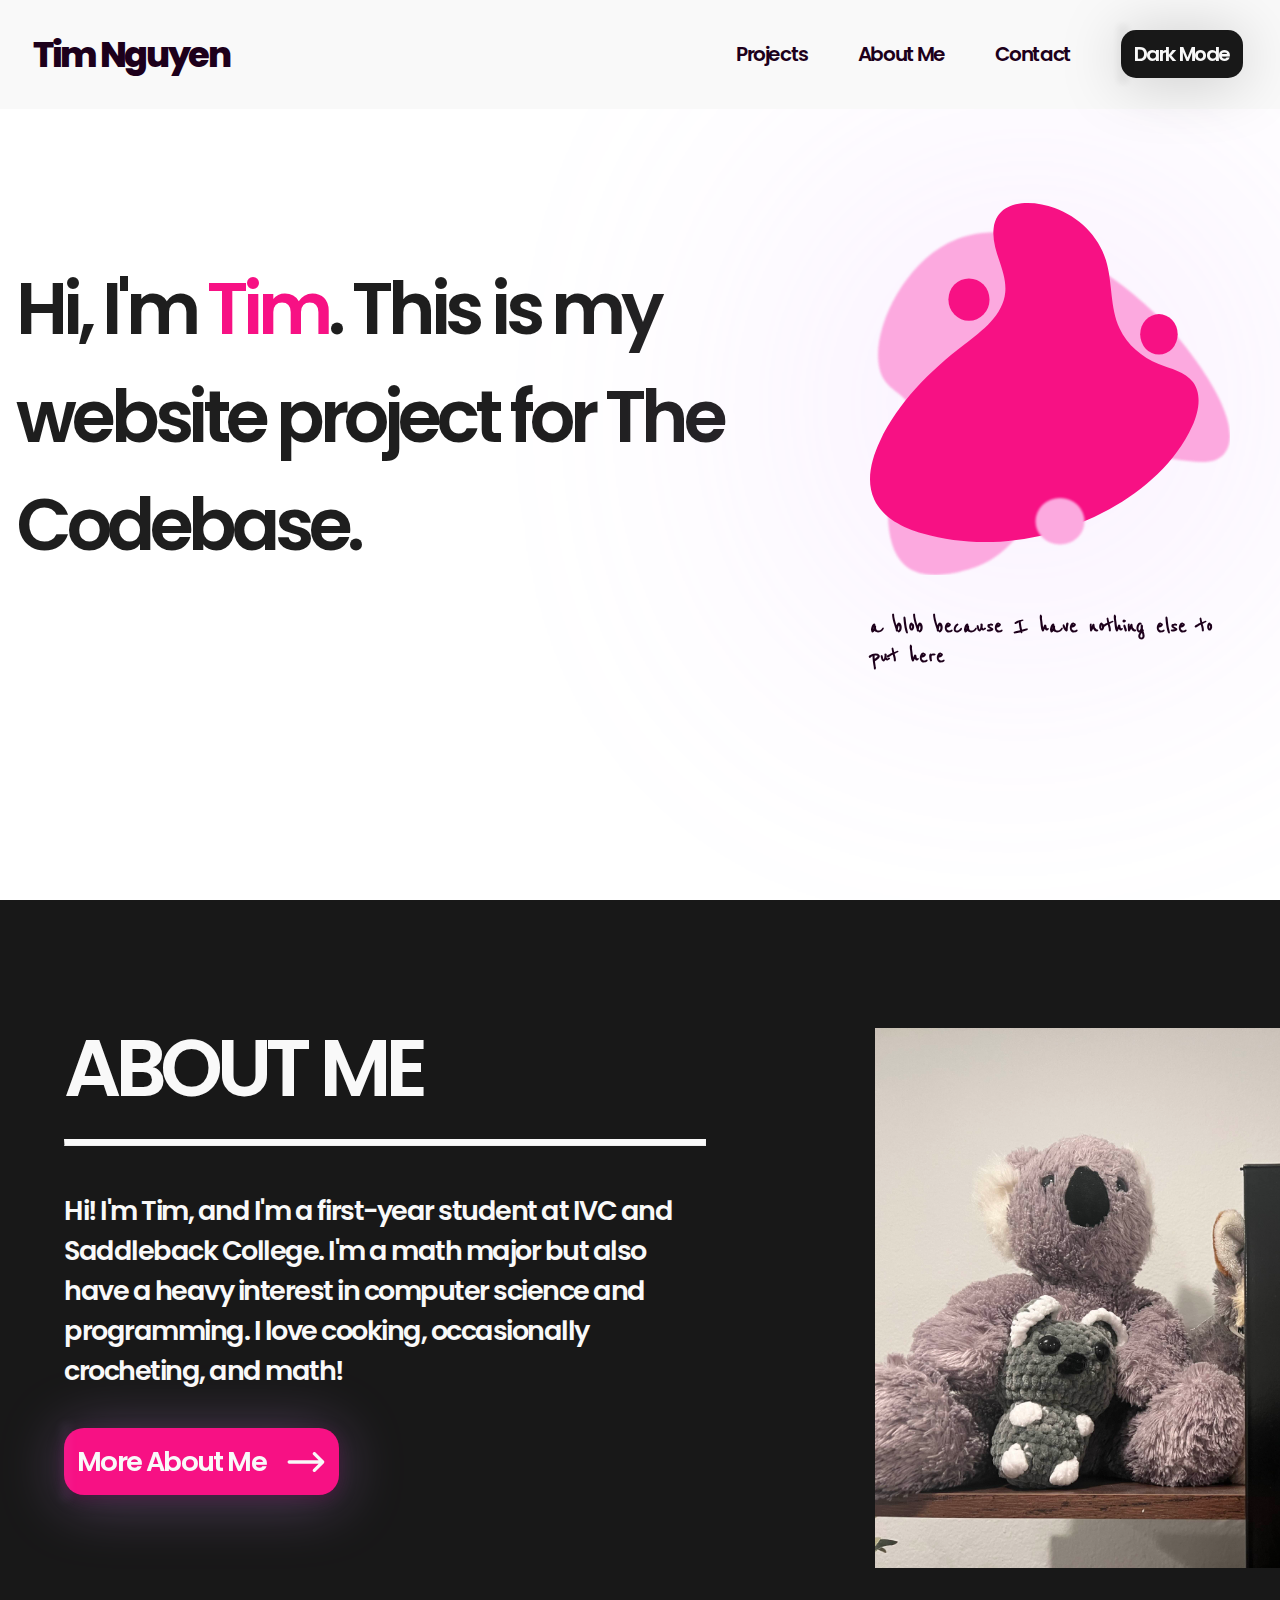
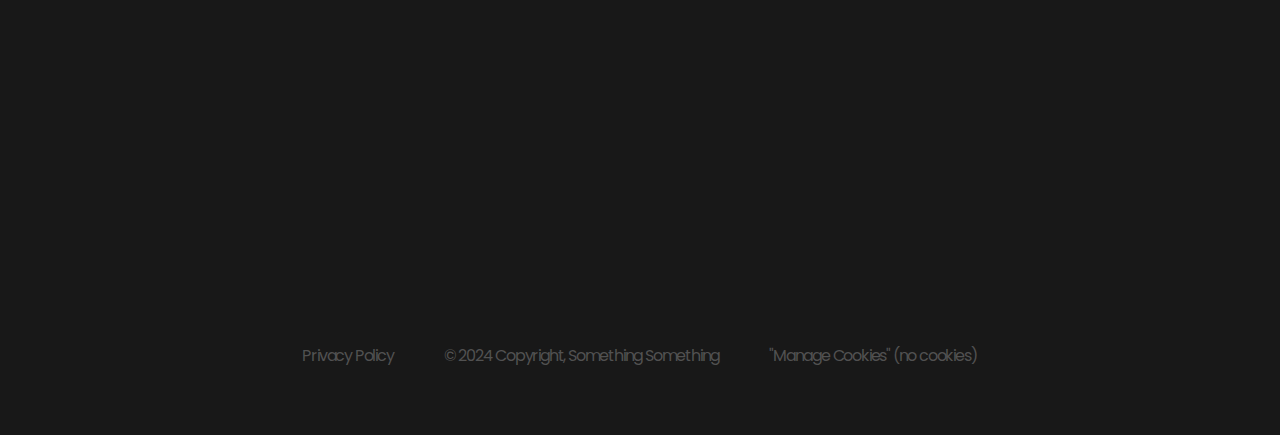
<file: index.html>
<!DOCTYPE html>
<html lang="en">

<head>
  <meta charset="UTF-8">
  <meta name="viewport" content="width=device-width, initial-scale=1.0">
  <title>Portfolio Website Home Page</title>
  <link rel="stylesheet" href="styles.css"> 
  <script>
    (function() {
        if (localStorage.getItem('darkMode') === 'enabled') {
            document.documentElement.classList.add('dark-mode');
        }
    })();
</script>
  
</head>

<body id="landing">
  <!-- Navigation Bar -->
  <div id="header-container"></div>
  
  <!-- Main Introduction Section -->
  <section id="intro">
    <div id="intro-parallax-container">
      <div id="intro-parallax-box"><span></span></div>
      <div id="intro-text">
        <p id="intro-large-text">Hi, I'm <span style="color:#f71184;">Tim</span>. This is my website project 
          for
          The Codebase.</p>
      </div>
    </div>

    <div id="intro-image">
      <div class="intro-centering-div"></div>
      <div id="intro-image-object">
        <svg xmlns="http://www.w3.org/2000/svg" viewBox="0 0 280.01 289.29">
          <defs>
            <style>
              .cls-1 {
                fill: #fca9df;
              }

              .cls-2 {
                fill: #f71184;
              }
            </style>
          </defs>
          <title>Asset 5</title>
          <g id="Layer_2" data-name="Layer 2">
            <g id="Layer_1-2" data-name="Layer 1">
              <path class="cls-1"
                d="M75.1,285.47c-7.4,2-33.26,9.21-48-3.77-17.43-15.34-15.92-55.89-4.24-83.76,5.88-14,13.25-22.25,10.36-34.35C30,149.94,17.52,147.47,11.1,137.7-4.5,114,19.27,52.86,60.51,31.35c61-31.81,144.08,31.39,181.18,75.76,4.68,5.6,51.27,62.24,34.82,86.59-14.8,21.92-60.55-12-110.59,13.18C122.08,229,123.43,272.09,75.1,285.47Z" />
              <path class="cls-2"
                d="M138.05,257.44c-31.8,8.23-65.47,8.77-97-.28C25.82,252.77,10,245.07,3.29,230.64-3.3,216.37,1,199.43,7.71,185.23c14.38-30.33,39-54.65,65.65-75.11,14.08-10.84,30.2-23,31.84-40.72.79-8.46-2-16.79-4.71-24.85s-5.37-16.46-4.32-24.89C99.07-3.7,127-2.26,143.66,3.83c18.34,6.67,34,21.55,39.81,40.41,5.33,17.4,3,36.83,10.7,53.34,5.89,12.7,17.35,22.38,30.35,27.61C234,129,245,131.14,251.19,139.28c7.23,9.58,4.44,23.33-.52,34.27-12.81,28.23-37.36,49.79-64.51,64.75A207.71,207.71,0,0,1,138.05,257.44Z" />
              <ellipse class="cls-2" cx="76.98" cy="75.11" rx="16" ry="16.47" />
              <ellipse class="cls-2" cx="224.75" cy="102.17" rx="14.59" ry="15.76" />
              <ellipse class="cls-1" cx="147.81" cy="247.58" rx="19.06" ry="18.12" />
            </g>
          </g>
        </svg>
        <p id="silly-text">a blob because I have nothing else to put here</p>
      </div>
      <div class="intro-centering-div"></div>
    </div>
  </section>

  <!-- About Me Section -->
  <section id="about-me">
    <div class="about-content">
      <div id="about-me-head-box">
        <h2 id="about-me-head">ABOUT ME</h2>
      </div>
      <hr class="solid">
      </hr>
      <p class="about-text">Hi! I'm Tim, and I'm a first-year student at IVC and Saddleback College. I'm a math
        major but also have a heavy interest in computer science and programming. I love cooking, occasionally
        crocheting, and math!</p>

      <button id="about-me-button">
        More About Me
          <svg id="button-arrow" xmlns="http://www.w3.org/2000/svg" width="40" height="40" viewBox="0 0 40 40"
            fill="none">
            <path
              d="M3.36283 18.3301H32.6402L27.1551 12.845C25.5796 11.2695 27.9429 8.90631 29.5184 10.4818L34.5138 15.485L37.8485 18.8249C38.4948 19.475 38.4948 20.525 37.8485 21.1752L29.5184 29.515C29.2015 29.8406 28.7653 30.0234 28.3107 30.0196C26.8104 30.0194 26.0741 28.192 27.1551 27.1516L32.6532 21.6665H3.27657C0.965916 21.5519 1.13844 18.215 3.36283 18.3301Z"
              fill="#F9F9F9" />
          </svg>
      </button>
    </div>
    <div class="about-image">
      <div class="justified-right-img">
        <img src="/resources/stuffed_animals.jpg" alt="Stuffed animals" class="about-image-object">
      </div>
    </div>
  </section>

  <!-- Footer -->
  <div id="footer-container"></div>
  <script src="script.js"></script>
</body>

</html>
</file>
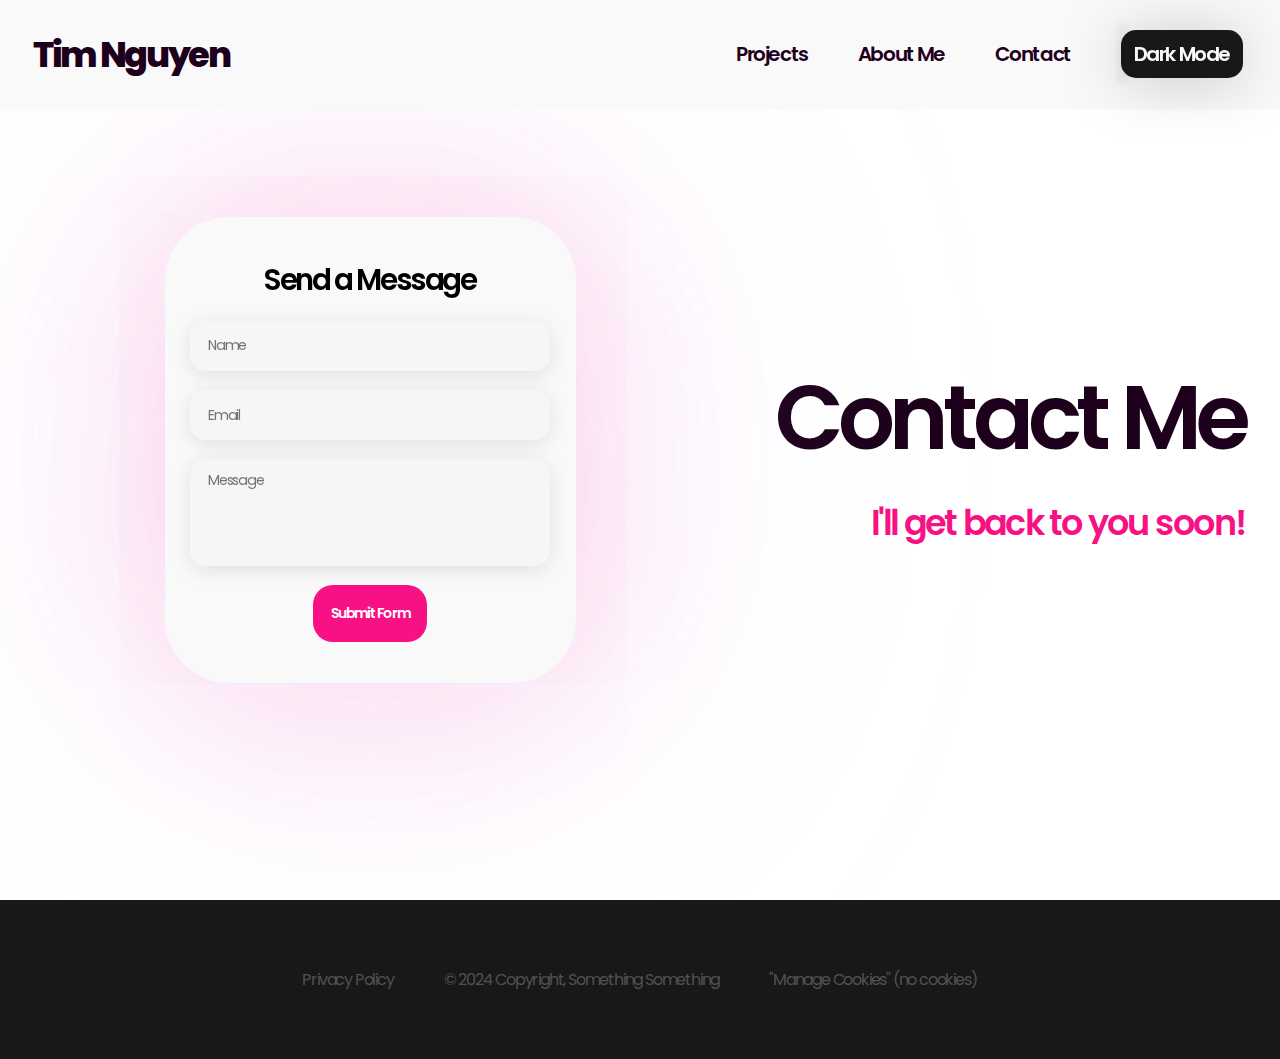
<file: contact.html>
<!DOCTYPE html>
<html lang="en">

<head>
    <meta charset="UTF-8">
    <meta name="viewport" content="width=device-width, initial-scale=1.0">
    <title>Portfolio Website Contact</title>
    <script>
        (function() {
            if (localStorage.getItem('darkMode') === 'enabled') {
                document.documentElement.classList.add('dark-mode');
            }
        })();
    </script>
    <link rel="stylesheet" href="styles.css">
</head>

<body>
    <!-- Navigation Bar -->
    <div id="header-container"></div>

    <section class="contact">
        <div class="cleft">
            <form class="cform" action="https://api.web3forms.com/submit" method="POST">

                <span class="cform-title">Send a Message</span>

                <input class="cfield" type="hidden" name="access_key" value="bb900600-9064-4524-ad0a-add82fe8ecca">

                <input class="cfield" placeholder="Name" type="text" name="name" required>

                <input type="text" class="cfield" placeholder="Email" name="email" required>
                
                <textarea class="cfield cmessage" placeholder="Message" name="message" required></textarea>
                <button class ="cbutton" type="submit">Submit Form</button>

            </form>
        </div>

        <div class="ctext">
            <a class="contact-me">Contact Me</a>
            <a class="ctextra">I'll get back to you soon!</a>
        </div>
    </section>

    <!-- Footer -->
    <div id="footer-container"></div>
    <script src="script.js"></script>
</body>

</html>
</file>
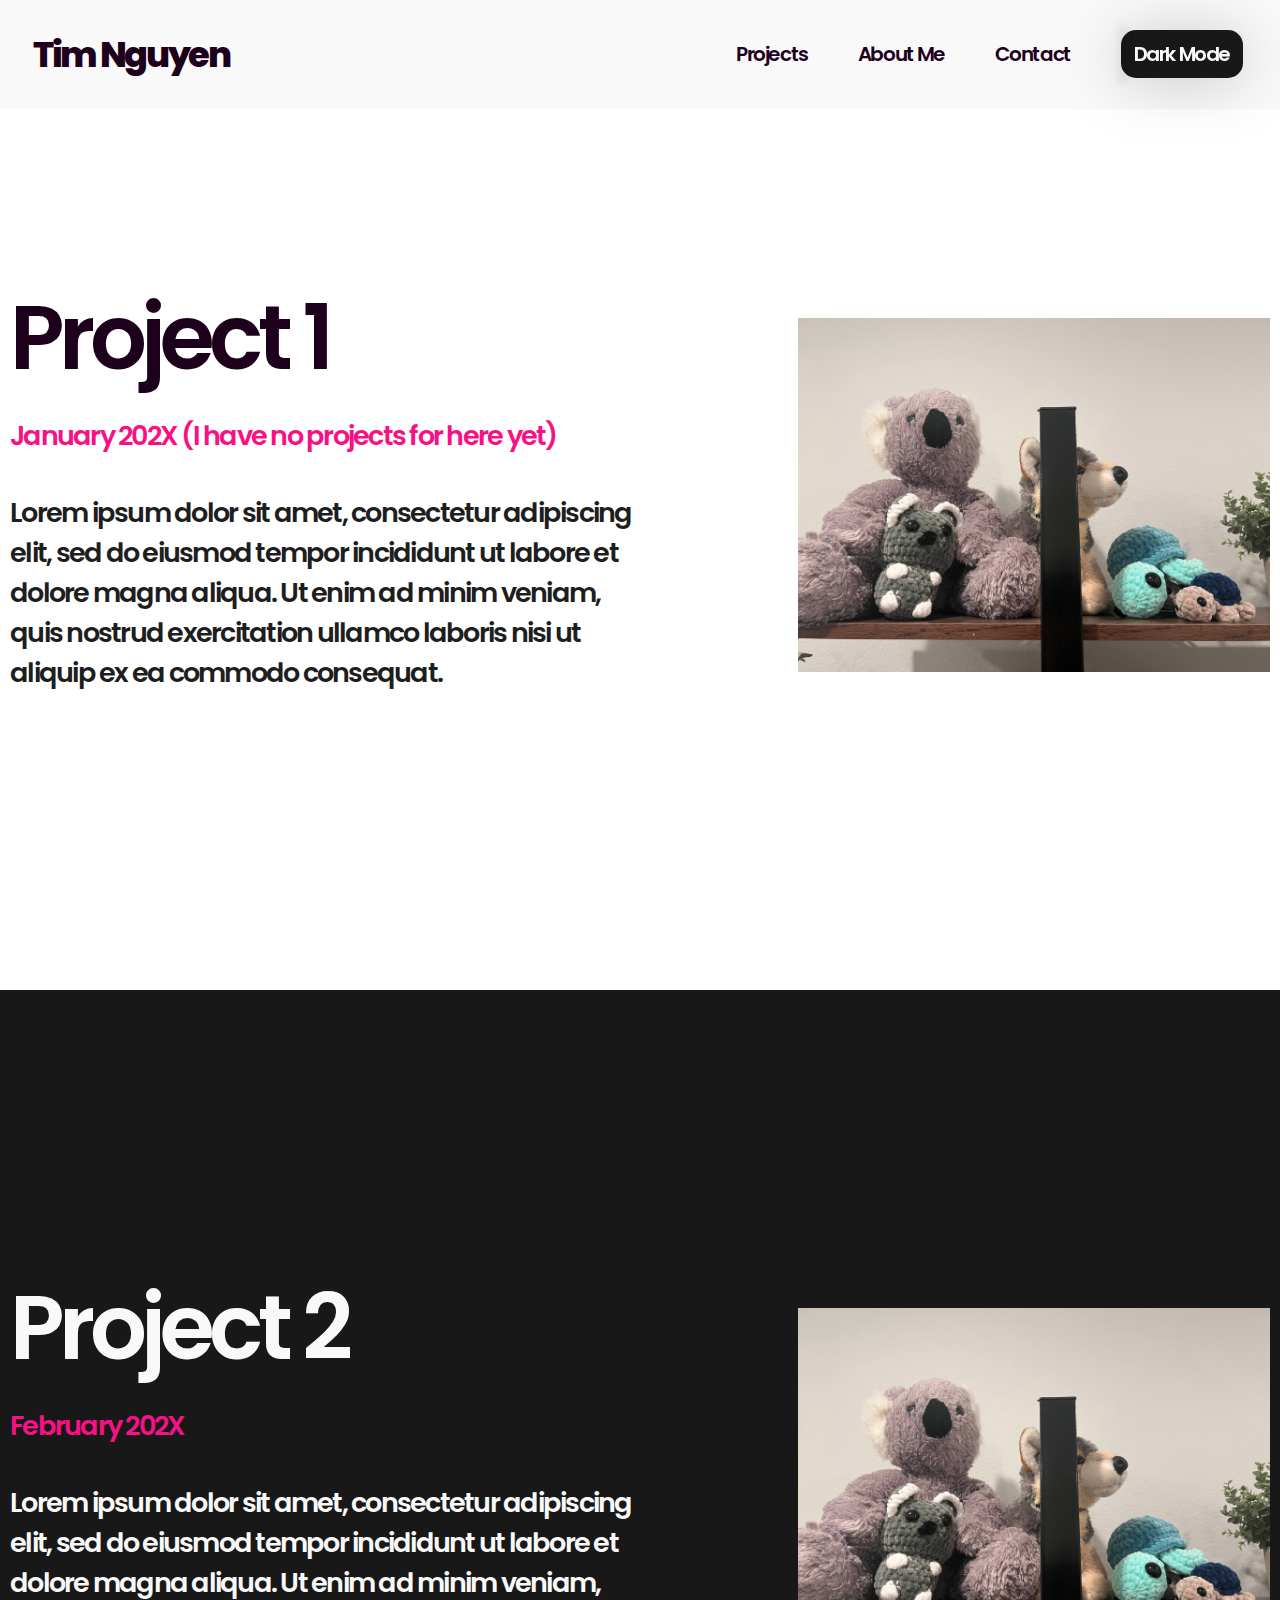
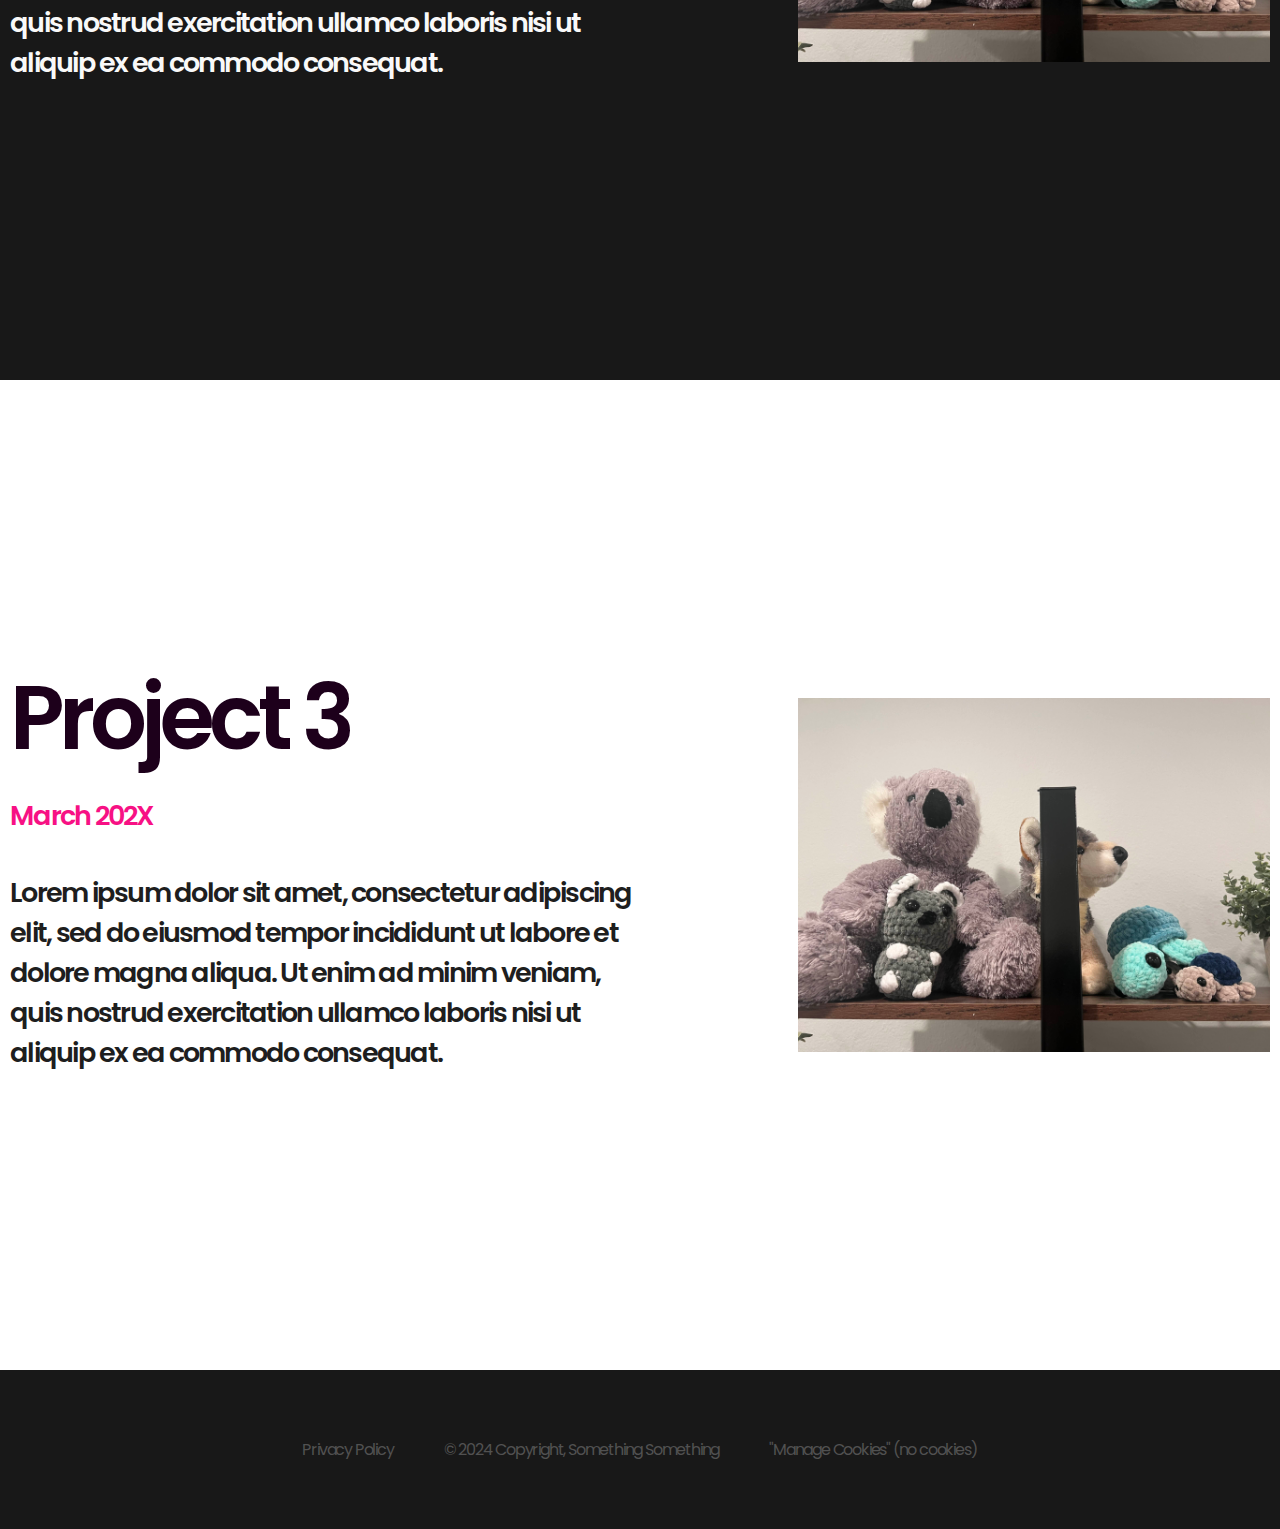
<file: projects.html>
<!DOCTYPE html>
<html lang="en">

<head>
    <meta charset="UTF-8">
    <meta name="viewport" content="width=device-width, initial-scale=1.0">
    <title>Portfolio Website Projects Display</title>
    <script>
        (function() {
            if (localStorage.getItem('darkMode') === 'enabled') {
                document.documentElement.classList.add('dark-mode');
            }
        })();
    </script>
    <link rel="stylesheet" href="styles.css">
</head>

<body>
    <!-- Navigation Bar -->
    <div id="header-container"></div>

    <section class="project">
        <div class="pinfo">
            <a class="pname">Project 1</a>
            <span class="pdate">January 202X (I have no projects for here yet)</span>
            <p class="pdesc">Lorem ipsum dolor sit amet, consectetur adipiscing elit, sed do eiusmod tempor incididunt
                ut labore et dolore magna aliqua. Ut enim ad minim veniam, quis nostrud exercitation ullamco laboris
                nisi ut aliquip ex ea commodo consequat. </p>

        </div>
        <div class="pimage">
            <img src="/resources/stuffed_animals.jpg" alt="stuffed_animals" class="pimage-obj">
        </div>
    </section>

    <section class="project midnight">
        <div class="pinfo midnight">
            <a class="pname midnight">Project 2</a>
            <span class="pdate">February 202X</span>
            <p class="pdesc midnight">Lorem ipsum dolor sit amet, consectetur adipiscing elit, sed do eiusmod tempor incididunt
                ut labore et dolore magna aliqua. Ut enim ad minim veniam, quis nostrud exercitation ullamco laboris
                nisi ut aliquip ex ea commodo consequat. </p>

        </div>
        <div class="pimage">
            <img src="/resources/stuffed_animals.jpg" alt="stuffed_animals" class="pimage-obj">
        </div>
    </section>

    <section class="project">
        <div class="pinfo">
            <a class="pname">Project 3</a>
            <span class="pdate">March 202X</span>
            <p class="pdesc">Lorem ipsum dolor sit amet, consectetur adipiscing elit, sed do eiusmod tempor incididunt
                ut labore et dolore magna aliqua. Ut enim ad minim veniam, quis nostrud exercitation ullamco laboris
                nisi ut aliquip ex ea commodo consequat. </p>

        </div>
        <div class="pimage">
            <img src="/resources/stuffed_animals.jpg" alt="stuffed_animals" class="pimage-obj">
        </div>
    </section>
    <!-- Footer -->
    <div id="footer-container"></div>
    <script src="script.js"></script>
</body>

</html>
</file>
<file: styles.css>
:root {
    --NotWhite: #f9f9f9;
    --Midnight: #181818;
    --Accent1: #f71184;
    --AccentDark: #1D001B;
    --AccentLight: #fca9df;
    --Grayy: #515151;
    --NotBlack: #0A0A0A;
    --Texty: #1e1e1e;

    --bg-color: #ffffff;
    --header-color: var(--NotWhite);
    --header-text: var(--AccentDark);
    --header-text-accent: var(--Grayy);
    --major-text: var(--Texty);
    --dark-button-color: var(--Midnight);
    --dark-button-color-accent: var(--Grayy);
    --dark-button-shadow-color: rgba(0, 0, 0, 0.2);
    --dark-button-shadow-color-anim: rgba(0, 0, 0, 0.05);
    --button-shadow-color-pink: rgba(220, 159, 255, 0.3);
    --button-shadow-color-anim: rgba(220, 159, 255, 0.05);
    --button-color-accent: var(--AccentLight);
    z-index:10;
    
}

html.dark-mode {
    --bg-color: var(--NotBlack);
    --header-color: #000000;
    --header-text: var(--NotWhite);
    --header-text-accent: var(--AccentLight);
    --major-text: var(--NotWhite);
    --dark-button-color: var(--Accent1);
    --dark-button-color-accent: var(--AccentLight);
    --dark-button-shadow-color: rgba(220, 159, 255, 0.3);
    --dark-button-shadow-color-anim: rgba(220, 159, 255, 0.08);
    overflow-x: hidden;
    width: 100%;
}

header, body, nav{
    transition: all 0.4s ease;
}

html,
body {
    margin: 0;
    padding: 0;
    background-color: var(--bg-color);
}

button {
    border: none;
    outline: none;
}

@font-face {
    font-family: Poppins;
    src: url(/resources/Poppins-SemiBold.ttf);
    font-weight: 600;
}

@font-face {
    font-family: Poppins;
    src: url(/resources/Poppins-Regular.ttf);
    font-weight: 300;
}

@font-face {
    font-family: Poppins;
    src: url(/resources/Poppins-ExtraBold.ttf);
    font-weight: 800;
}

@font-face {
    font-family: ReanieBeanie;
    src: url(/resources/ReenieBeanie-Regular.ttf);
}

.spacer {
    height: 5%;
}

.logo {
    display: flex;
    padding: 0px 5px;
    justify-content: center;
    align-items: center;
    gap: 10px;
    align-self: stretch;
}

.logo a {
    color: var(--header-text);
    font-family: Poppins;
    font-size: 220%;
    font-style: normal;
    font-weight: 800;
    line-height: normal;
    letter-spacing: -2.3px;
    padding: 15px;
}

header {
    display: flex;
    z-index: 1000;
    top: 0;
    left: 0;
    right: 0;
    position: fixed;
    justify-content: center;
    align-items: center;
    align-self: stretch;
    background-color: var(--header-color);
    /* Dark background color for contrast */
    color: white;
    /* White text color */
    padding: 1%;
    height: fit-content;
    /* Set a fixed height */
    min-height: 2%;
    gap: 10%;
    width: 100%;
    /* Full width of the page */

}

header a {
    text-decoration: none;
}

nav {
    display: flex;
    padding: 10px 50px 10px 10px;
    justify-content: flex-end;
    align-items: center;
    gap: 50px;
    flex: 1 0 0;
    align-self: stretch;
}


#about-me-button {
    display: flex;
    width:fit-content;
    height: fit-content;
    padding: 2% 2%;
    align-items: center;
    gap: 20px;
    border-radius: 20px;
    justify-content: center;
    background: var(--Accent1);
    box-shadow: 0px 4px 15px 0px rgba(88, 16, 70, 0.50);

    filter: drop-shadow(0px 4px 30px var(--button-shadow-color-pink));
    transition-duration: 0.4s;
    white-space: nowrap;

    color: var(--Not-Quite-White, #F9F9F9);
    font-family: Poppins;
    font-size: 170%;
    font-style: normal;
    font-weight: 600;
    line-height: normal;
    letter-spacing: -1.6px;
}
#button-arrow {
    width: 70%;
    fill: var(--NotWhite);
}

#about-me-button-box{
    display: flex;
    width: fit-content;
    height: 90%;
    padding: 5px 20px;
    align-items: center;
    gap: 20px;

}

#about-me-button:after {
    border-radius: 20px;
    position: absolute;
    content: "";
    width: 0;
    height: 100%;
    top: 0;
    left: 0;
    direction: rtl;
    z-index: -1;
    box-shadow:
        -7px -7px 20px 0px var(--button-shadow-color-anim),
        -4px -4px 5px 0px var(--button-shadow-color-anim),
        7px 7px 20px 0px var(--button-shadow-color-anim),
        2px 0px 7px 6px var(--button-shadow-color-anim);
    transition: all 0.3s ease;
}
#about-me-button:hover:after {
    left: auto;
    right: 0;
    width: 100%;
}

#about-me-button:hover {
    background-color: var(--button-color-accent);
    transition: all 0.4s ease;
}


#dark-mode-toggle {
    display: flex;
    min-width: 100px;
    width: fit-content;
    height: fit-content;
    padding: calc(1vh) calc(1vw) ;
    justify-content: center;
    align-items: center;
    gap: 10px;
    border-radius: 15px;
    background: var(--dark-button-color);

    color: var(--NotWhite);
    font-family: Poppins;
    font-size: 125%;
    font-style: normal;
    font-weight: 600;
    line-height: normal;
    letter-spacing: -1.4px;

    filter: drop-shadow(0px 4px 30px var(--dark-button-shadow-color));
    transition-duration: 0.4s;
}




#dark-mode-toggle:after {
    border-radius: 20px;
    position: absolute;
    content: "";
    width: 0;
    height: 100%;
    top: 0;
    left: 0;
    direction: rtl;
    z-index: -1;
    box-shadow:
        -7px -7px 20px 0px var(--dark-button-shadow-color-anim),
        -4px -4px 5px 0px var(--dark-button-shadow-color-anim),
        7px 7px 20px 0px var(--dark-button-shadow-color-anim),
        2px 0px 7px 6px var(--dark-button-shadow-color-anim);
    transition: all 0.3s ease;
}

#dark-mode-toggle:hover:after {
    left: auto;
    right: 0;
    width: 100%;
    transition: all 0.3s ease;
}

#dark-mode-toggle:hover {
    background-color: var(--dark-button-color-accent);
    transition: all 0.4s ease;
}

button:hover:active {
    transform: translate(0px, 2px);
}

button:hover {
    transform: translate(1px, -2px);
}

.navlink {
    --font-size-navlink: calc(125%);
    color: var(--header-text);
    font-family: Poppins;
    font-size: 125%;
    font-style: normal;
    font-weight: 600;
    line-height: normal;
    letter-spacing: -1.4px;
    transition: all 0.3s ease;

}

.navlink:hover {
    color: var(--header-text-accent);
    transform: translateY(-2px);
    transition: all 0.3s ease;
}

.navlink:active {
    color: var(--header-text-accent);
    transform: translate(-0.05px, 2px);
    transition: all 0.3s ease;
}

#intro {
    display: flex;
    height: 1275px;
    min-height: calc(85vh);
    max-height: calc(90vh);
    padding: calc(5vh) calc(0.5vw);
    align-items: flex-start;
    gap: 10px;
    align-self: stretch;
    position: relative;
    z-index:0;
    overflow:hidden;
}

#intro-parallax-box{
    width: fit-content;
}


#intro-parallax-container{
    min-width: calc(80vh);
    width: fit-content;
    height: 100%;
    flex: 1 0 0;
}

#intro-text {
    padding: 10px;
    align-items: center;
    gap: 10px;
    flex: 1 0 0;
    align-self: stretch;
    max-width: calc(80vh);
    min-width: 35%;
    position:fixed;
    z-index: 0;
    transform: translate(0, min(calc(10vw), calc(20vh)));
}

#intro-large-text {
    flex: 1 0 0;
    color: var(--major-text);
    font-family: Poppins;
    font-size: calc(8vh);
    font-style: normal;
    font-weight: 600;
    line-height: normal;
    letter-spacing: -5.25px;
    display: fixed;
    z-index: 0;
}

#intro-image {
    height: calc(3wv);
    display: flex;
    padding: 10px;
    align-items: center;
    gap: 10px;
    flex: 1 0 0;
    align-self: stretch;
    flex: 1 0 0;
    color: var(--major-text);
    font-family: Poppins;
    font-size: 115px;
    font-style: normal;
    font-weight: 600;
    line-height: normal;
    letter-spacing: -5.75px;
    justify-content: flex-end;
    position: relative;


}

.intro-centering-div {
    flex: 1 0 0;
    align-self: stretch;

}

#intro-image-object {
    display: flex;
    width: calc(40vh);
    flex-direction: column;
    align-items:flex-end;
    gap: 10px;
    transform: translate(5vh);
    filter: drop-shadow(0px 4px 200px rgba(220, 159, 255, 0.4));
    opacity: 0;
    transition: opacity 3s ease-in-out;
}

#silly-text {
    flex: 1 0 0;
    color: var(--header-text);
    font-family: ReanieBeanie;
    font-size: 23%;
    font-style: normal;
    line-height: normal;
    letter-spacing: 0px;
}


@keyframes float {
    0% {
        transform: translateY(0);
    }

    50% {
        transform: translateY(-10px);
    }

    100% {
        transform: translateY(0);
    }
}

@keyframes float_down {
    0% {
        transform: translateY(0);
    }

    50% {
        transform: translateY(+10px);
    }

    100% {
        transform: translateY(0);
    }
}

.cls-1 {
    filter: blur(1px);
    animation: float 4s ease-in-out infinite;
}

.cls-2 {
    animation: float_down 5s ease-in-out infinite;
}

#about-me {
    z-index:10;
    overflow: hidden;
    display: flex;
    height: fit-content;
    width: calc(100% - calc(5vw));
    min-height: calc(80vh);
    padding: calc(10vw) 0px calc(10vw) calc(5vw);
    align-items: flex-start;
    align-self: stretch; 
    background: var(--Midnight, #181818);
    position: relative;
    gap: 30px;
}

footer {
    display: flex;
    overflow: hidden;
    position: relative;
    height: 150px;
    min-height: min(150px, calc);
    max-height: 150px;
    padding: calc(0.5vh);
    justify-content: center;
    align-items: center;
    gap: 50px;
    align-self: stretch;
    background: var(--Midnight, #181818);
    z-index: 10;
}

.copyright-footer {
    color: var(--Grayy, #515151);
    font-family: Poppins;
    font-size: 16px;
    font-style: normal;
    font-weight: 300;
    line-height: normal;
    letter-spacing: -1.2px;
}

.about-content {
    display: flex;
    min-width: max(calc(50vh),calc(50vw));
    max-width: calc(80vh);
    padding: 0 calc(3vw) 0 0;
    flex-direction: column;
    align-items: flex-start;
    gap: 10px;
    flex: 1 0 0;
    align-self: stretch;
}

.about-image {
    display: flex;
    padding: 0px calc(3v);
    flex-direction: column;
    justify-content: center;
    align-items: flex-start;
    gap: 10px;
    transform: translate(calc(5vw), 0);
    flex: 1 0 0;
}

.justified-right-img {
    display: flex;
    padding: 0px calc(3vw);
    flex-direction: column;
    justify-content: center;
    align-items: flex-start;
    gap: 10px;
    flex: 1 0 0;
    right: 40%;
}

.about-image-object {
    height: max(calc(60vh),calc(40vw));

}

h2 {
    color: var(--Not-Quite-White, #F9F9F9);
    font-family: Poppins;
    font-size: 500%;
    font-style: normal;
    font-weight: 600;
    line-height: 100%; /* 109.375% */
    letter-spacing: -6.4px;
    margin: 0;

}

#about-me-head-box {
    display: flex;
    align-items: center;
    min-width: calc(40vw);
    width: 100%;
    gap: 10px;
    align-self: stretch;
    padding: 0px 0px 2% 0px ;
}

#divider-h2{
    min-width: calc(40vw);
    background-color: var(--NotWhite);
    min-height: calc(5vw);
    width: 40px;
    height: 10px;
}

.about-text {
    color: var(--Not-Quite-White, #F9F9F9);
    font-family: Poppins;
    font-size: calc(3vh);
    font-style: normal;
    font-weight: 600;
    line-height: normal;
    letter-spacing: -1.5px;
}

hr.solid {
    border-top: calc(0.5vw) solid var(--NotWhite);
    width: 100%;
}


.project{
    display: flex;
    min-height: calc(80vh);
    max-width: 100%;
    padding: calc(15vh) 0px;
    align-items: center;
    align-content: center;
    gap: 10px;
    align-self: stretch;
    flex-wrap: wrap;
    overflow: hidden;
}

.project.midnight{
    background-color: var(--Midnight);
}

.pinfo{
    display: flex;
    height: fit-content;
    min-width: 50%;
    padding: 10px;
    flex-direction: column;
    justify-content: center;
    align-items: flex-start;
    gap: 10px;
    flex: 1 0 0;
}

.pname {
    color: var(--header-text);
    font-family: Poppins;
    font-size: calc(10vh);
    font-style: normal;
    font-weight: 600;
    line-height: normal;
    letter-spacing: -5.75px;
}
.pname.midnight{
    color: var(--NotWhite);
}

.pdate{
    color: var(--Accent1);
    font-family: Poppins;
    font-size: calc(3vh);
    font-style: normal;
    font-weight: 600;
    line-height: normal;
    letter-spacing: -1.75px;
}


.pdesc{
    color: var(--major-text);
    font-family: Poppins;
    font-size: calc(3vh);
    font-style: normal;
    font-weight: 600;
    line-height: normal;
    letter-spacing: -1.75px;
}
.pdesc.midnight{
    color: var(--NotWhite);
}

.pimage{
    display: flex;
    min-width: 500px;
    padding: 10px;
    justify-content: flex-end;
    align-items: center;
    gap: 10px;
    flex: 1 0 0;
}

.pimage-obj{
    max-width: 80%;
    min-width: 450px;
}

.contact{
    display: flex;
    min-height: calc(75vh);
    padding: 100px 25px;
    align-items: flex-start;
    gap: 10px;
    align-self: stretch;
    flex-wrap: wrap;
}
.cleft{
    display: flex;
    padding: calc(13vh) calc(10vh);
    justify-content: center;
    align-items: center;
    gap: 10px;
    flex: 1 0 0;
    align-self: stretch;
}

.cform{

    display: flex;
    width: calc(40vh);
    height: calc(30vw);
    padding: 8% 5%;
    flex-direction: column;
    align-items: center;
    gap: 5%;
    border-radius: calc(5vw);
    background-color: var(--NotWhite);
    filter: drop-shadow(0px 4px 200px rgba(220, 159, 255, 0.2));
    box-shadow: 0px 4px 200px 0px rgba(247, 17, 132, 0.2);
}

.cform-title {
    color: var(--Not-Quite-Black);
    font-family: Poppins;
    font-size: calc(2.3vw);
    font-style: normal;
    font-weight: 600;
    line-height: normal;
    letter-spacing: -2.4px;
}
.cfield {
    outline: none;
    border: none;
    border-radius: calc(1.2vw);
    background: #F6F6F6;
    display: flex;
    width: auto;
    min-height: calc(5vh);
    height: 13%;
    padding: 0px 5%;
    align-items: center;
    gap: 10px;
    flex-shrink: 0;
    align-self: stretch;
    color: #A1A1A1;
    font-family: Poppins;
    font-size: calc(1.1vw);
    font-style: normal;
    font-weight: 400;
    line-height: normal;
    letter-spacing: -1.2px;
    box-shadow: 0px 4px 20px 0px rgba(0, 0, 0, 0.10);
}

.cbutton {
    display: flex;
    width: fit-content;
    height: fit-content;
    padding: 5% 5%;
    justify-content: center;
    align-items: center;
    gap: 10px;
    border-radius: 20px;
    background: var(--Accent1);
    box-shadow: 0px 4px 4px 0px var(--button- shadow-color-pink);
    color: #FFF;
    font-family: Poppins;
    font-size: calc(1.1vw);
    font-style: normal;
    font-weight: 600;
    line-height: normal;
    letter-spacing: -1.4px;
}

.cbutton:after {
    border-radius: 20px;
    position: absolute;
    content: "";
    width: 0;
    height:fit-content;
    top: 0;
    left: 0;
    direction: rtl;
    z-index: -1;
    box-shadow:
        -7px -7px 20px 0px var(--button-shadow-color-anim),
        -4px -4px 5px 0px var(--button-shadow-color-anim),
        7px 7px 20px 0px var(--button-shadow-color-anim),
        2px 0px 7px 6px var(--button-shadow-color-anim);
    transition: all 0.3s ease;
}
.cbutton:hover:after {
    left: auto;
    right: 0;
    width: fit-content;
}

.cbutton:hover {
    background-color: var(--button-color-accent);
    transition: all 0.4s ease;
}

.cfield.cmessage{
    padding: 3% 5%;
    height: auto;
    align-self: stretch;
    flex-grow: 1;
    resize:none;
}


.ctext{
    display: flex;
    padding: 10px;
    flex-direction: column;
    justify-content: center;
    align-items: flex-end;
    gap: 10px;
    flex: 1 0 0;
    align-self: stretch;
}

.contact-me{
    color: var(--header-text);
    font-family: Poppins;
    font-size: calc(10vh);
    font-style: normal;
    font-weight: 600;
    line-height: normal;
    letter-spacing: -5.75px;

}

.ctextra{
    color: var(--Accent1);
    font-family: Poppins;
    font-size: 35px;
    font-style: normal;
    font-weight: 600;
    line-height: normal;
    letter-spacing: -1.75px;
}
</file>
